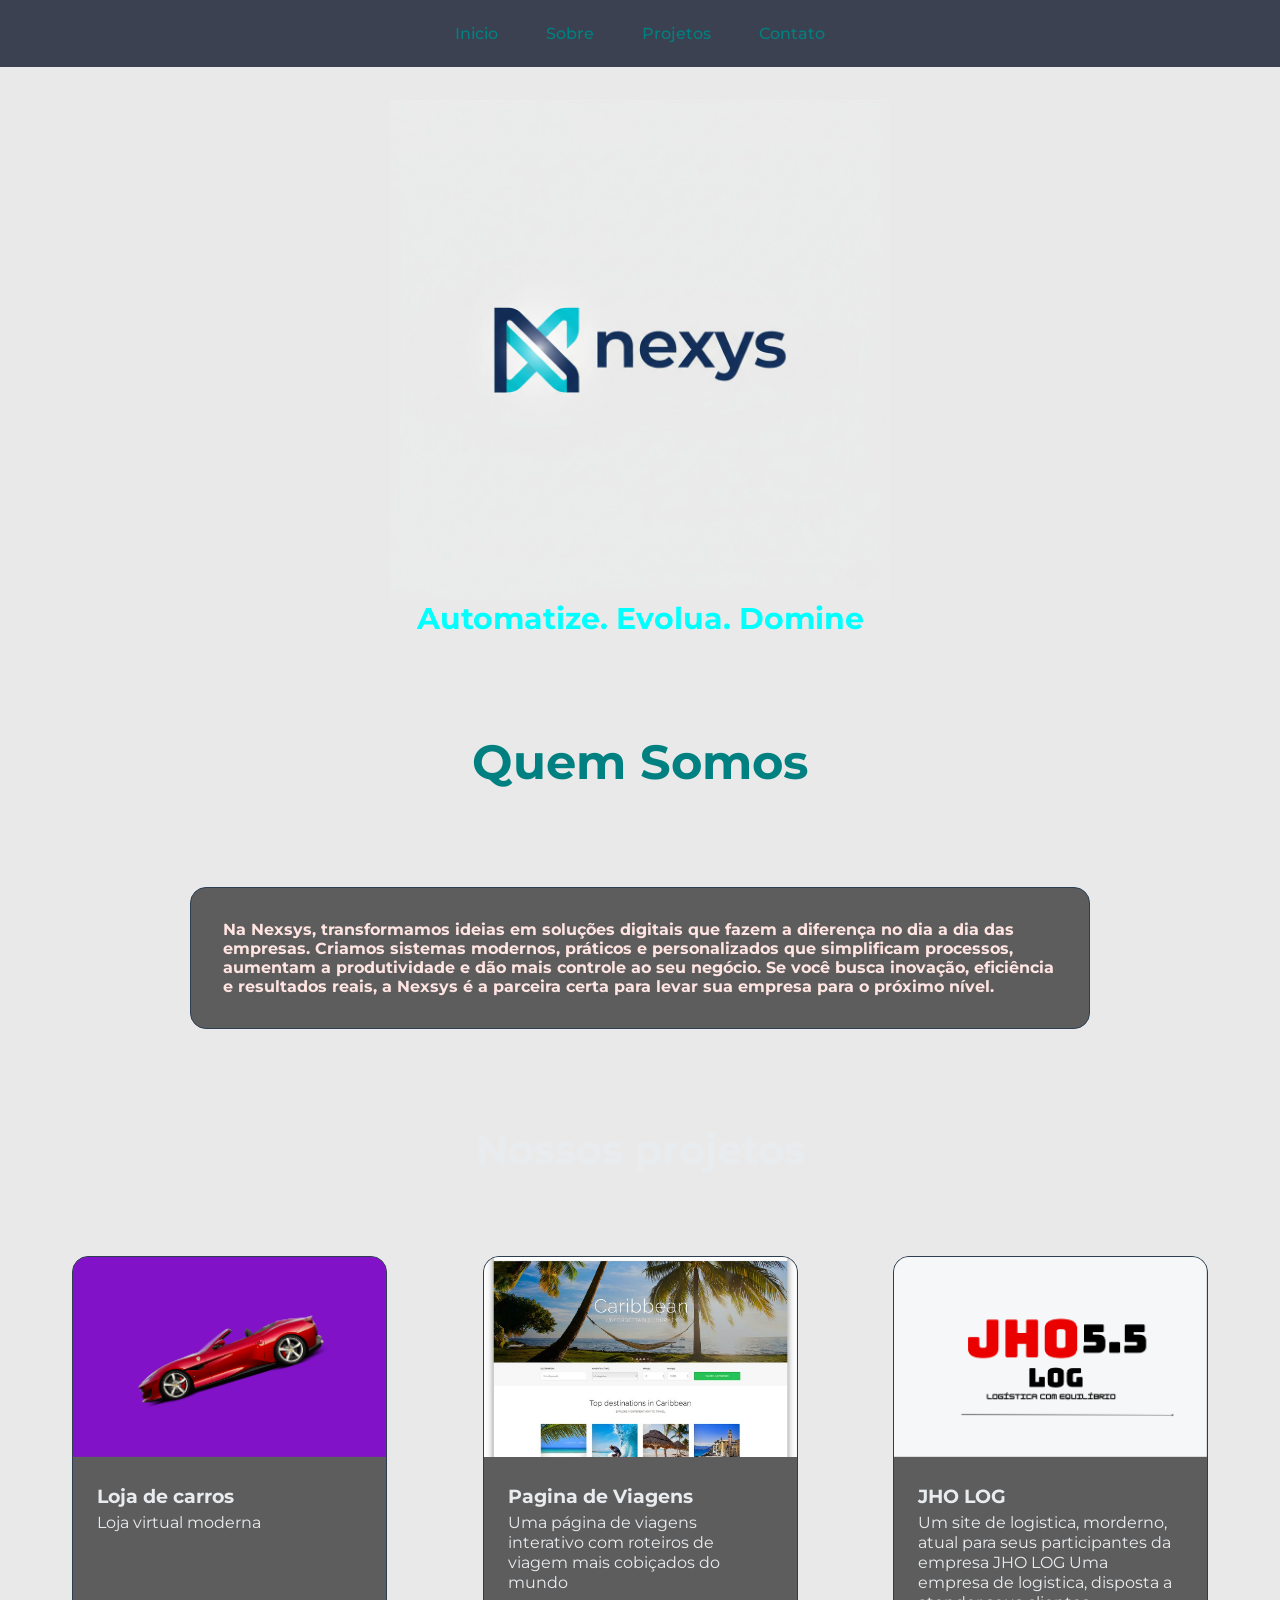
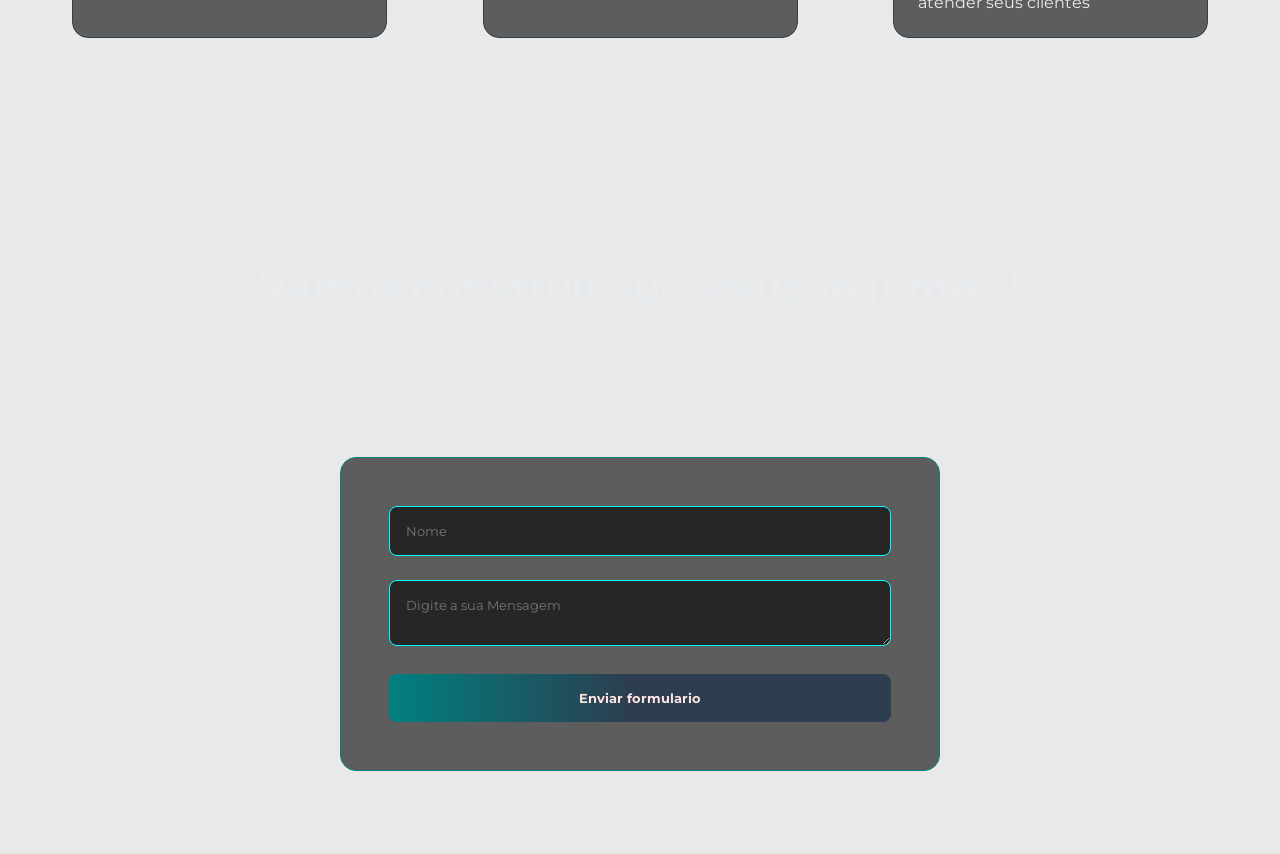
<file: nexsys/index.html>
<!DOCTYPE html>
<html lang="pt-br">

<head>
    <meta charset="UTF-8">
    <meta name="viewport" content="width=device-width, initial-scale=1.0">
    <link rel="preconnect" href="https://fonts.googleapis.com">
<link rel="preconnect" href="https://fonts.gstatic.com" crossorigin>
<link href="https://fonts.googleapis.com/css2?family=Montserrat:ital,wght@0,100..900;1,100..900&family=Poppins:ital,wght@0,100;0,200;0,300;0,400;0,500;0,600;0,700;0,800;0,900;1,100;1,200;1,300;1,400;1,500;1,600;1,700;1,800;1,900&display=swap" rel="stylesheet">
    <link rel="stylesheet" href="nexsys.css">
        <link rel="shortcut icon" href="imagens/icone.png">
    <title>Nexsys</title>
</head>

<body>
    <nav class="navegacao">
        <ul class="menu"> <!--aonde ficara o cabeçalho-->
            <li>
                <a href="#inicio " class="menu-link">Inicio </a>
            </li> <!-- -->

            <li>
                <a href="#sobre" class="menu-link">Sobre </a>
            </li>

            <li>
                <a href="#projetos" class="menu-link">Projetos </a>
            </li>

            <li>
                <a href="#contato" class="menu-link">Contato</a>
            </li>
        </ul>


    </nav>
    <main id="inicio" class="cabeçalho"> <!--aonde ficara a parte principal do texto -->
        <img src="imagens/Logo geral.jpg" alt="foto da logo da nexsys"
            class="foto-logo">

        <p class="frase-inicio">Automatize. Evolua. Domine </p>

    </main>
    <section id="sobre" class="sobre"> <!-- parte do sobre min do texto -->
        <h2 class="sobre-titulo">Quem Somos </h2>
        <div class="caixa-sobre-min">
            <p class="sobre-paragrafo">
                Na Nexsys, transformamos ideias em soluções digitais que fazem a diferença no dia a dia das empresas.
                Criamos sistemas modernos, práticos e personalizados que simplificam processos, aumentam a produtividade
                e dão mais controle ao seu negócio. Se você busca inovação, eficiência e resultados reais, a Nexsys é a
                parceira certa para levar sua empresa para o próximo nível.
            </p>
        </div>
    </section>
    <section id="projetos" class="projetos"> <!-- pagina aonde ficara os projetos -->
        <h2 class="projeto-titulo">Nossos projetos </h2>
        <div class="projetos-caixa">
            <div class="projeto-card">
                <img src="imagens/projeto1.png" alt="projetos-imagens" class="projetos-imagens">

                <div class="caixa-texto-projeto">
                    <h3 class="info-projetos">Loja de carros </h3>
                    <p class="paragrafo-projetos">Loja virtual moderna </p>
                </div>

            </div>

            <div class="projeto-card">
                <img src="imagens/travel-time-travel-agency-wordpress-theme-1024x834.jpg" alt="projetos-imagens" class="projetos-imagens">

                <div class="caixa-texto-projeto">
                    <h3 class="info-projetos">Pagina de Viagens </h3>
                    <p class="paragrafo-projetos">Uma página de viagens interativo com roteiros de viagem mais cobiçados
                        do
                        mundo </p>
                </div>
            </div>

            <div class="projeto-card">
                <img src="imagens/Design sem nome.png" alt="projetos-imagens" class="projetos-imagens">

                <div class="caixa-texto-projeto">
                    <h3 class="info-projetos"> JHO LOG  </h3>
                    <p class="paragrafo-projetos"> Um site de logistica, morderno, atual para seus participantes da empresa JHO LOG Uma empresa de 
                        logistica, disposta a atender seus clientes 
                    </p>
                </div>
            </div>
        </div>

    </section>

    <section id="contato" class="contato">
        <h2 class="contatos-titulo"> Vamos construir sua solução juntos ! </h2>
    </section>

    <form class="formulario-contato" id="formulario" onsubmit="enviarWhats(event)">
        <div class="grupo-form">
            <input placeholder="Nome" class="campo-form" id="nome">
        </div>

        <div class="grupo-form">
            <textarea class="campo-form" placeholder="Digite a sua Mensagem" id="mensagem"></textarea>
        </div>
        <button type="submit" class="botao-form">Enviar formulario </button>
    </form>
    </div>
    <script>
        function enviarWhats(event) {
           event.preventDefault()

            const nome = document.getElementById('nome').value;
            const mensagem = document.getElementById('mensagem').value;
            const telefone = '5591982991931'

            const texto = `Olá ! Me chamo ${nome}, ${mensagem}`
            const msgFormatada = encodeURIComponent(texto) 
            const url = `https://wa.me/${telefone}?text=${msgFormatada}`

            console. log(url)
            window.open(url, '_blank')
        }



    </script>
    <h1 class="frase-final"> O mercado não para, e você vai parar de se atualizar ?   </h1>
</body>

</html>
</file>
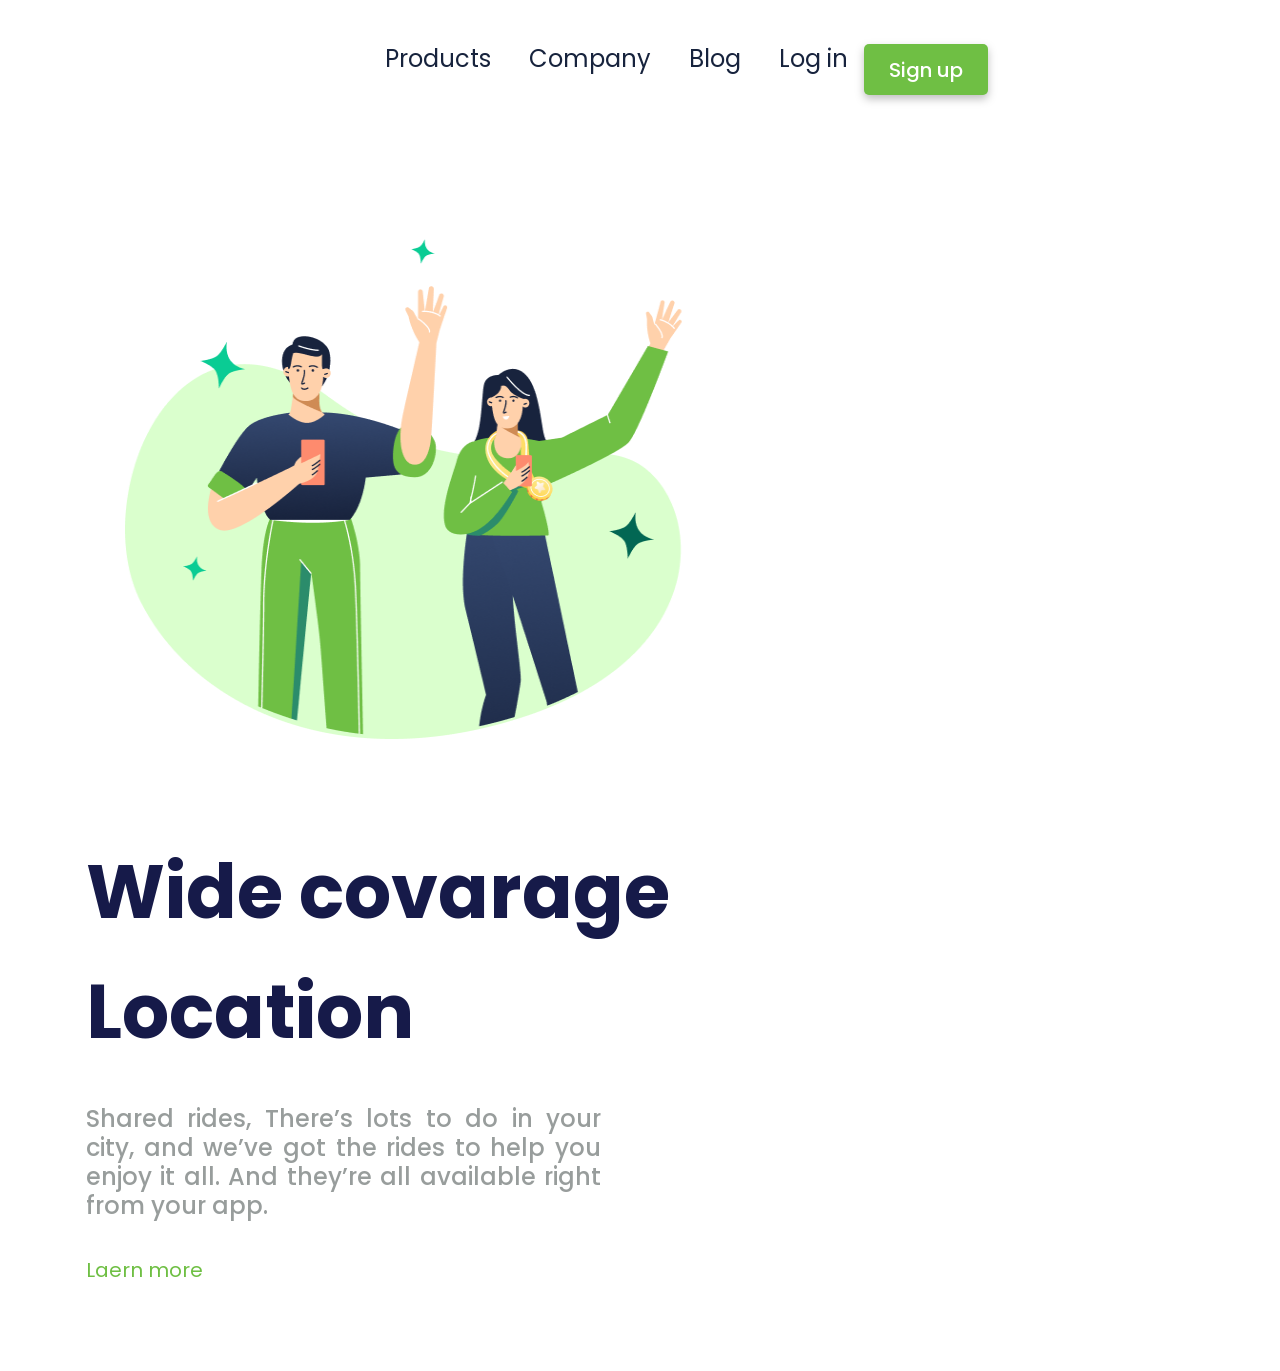
<file: NEXSYS EMPRESA/Projetos/2-projeto.html>
<!DOCTYPE html>
<html lang="pt-br">

<head>
    <meta charset="UTF-8">
    <meta name="viewport" content="width=device-width, initial-scale=1.0">

    <link rel="preconnect" href="https://fonts.googleapis.com">

    <link rel="preconnect" href="https://fonts.gstatic.com" crossorigin>

    <link rel="preconnect" href="https://fonts.googleapis.com">
    <link rel="preconnect" href="https://fonts.gstatic.com" crossorigin>
    <link
        href="https://fonts.googleapis.com/css2?family=Montserrat:ital,wght@0,100..900;1,100..900&family=Poppins:ital,wght@0,100;0,200;0,300;0,400;0,500;0,600;0,700;0,800;0,900;1,100;1,200;1,300;1,400;1,500;1,600;1,700;1,800;1,900&display=swap"
        rel="stylesheet">
    <link rel="stylesheet" href="2-projeto.css">
    <title>Wide coverage</title>
</head>

<body>
    <header>
        <div class="menu">
            <a class="link-header"> Products </a>

            <a class="link-header"> Company </a>

            <a class="link-header"> Blog </a>

            <a class="link-header"> Log in </a>
        </div>
        <button>Sign up</button>

    </header>
    <main class="container">
        <div class="pai-image">
            <img class="logo-image" src="imagem/(Positive) Congratulation You get 40 point for your ride.png"
                alt="image-inicial">
        </div>

        <div class="textos">
            <h1>Wide covarage <br> Location </h1>

            <p> Shared rides, There’s lots to do in your city, and we’ve got the rides to help you enjoy it all. And
                they’re all available right from your app.</p>

            <a class="link-main"> Laern more </a>
        </div>


    </main>

</body>

</html>
</file>
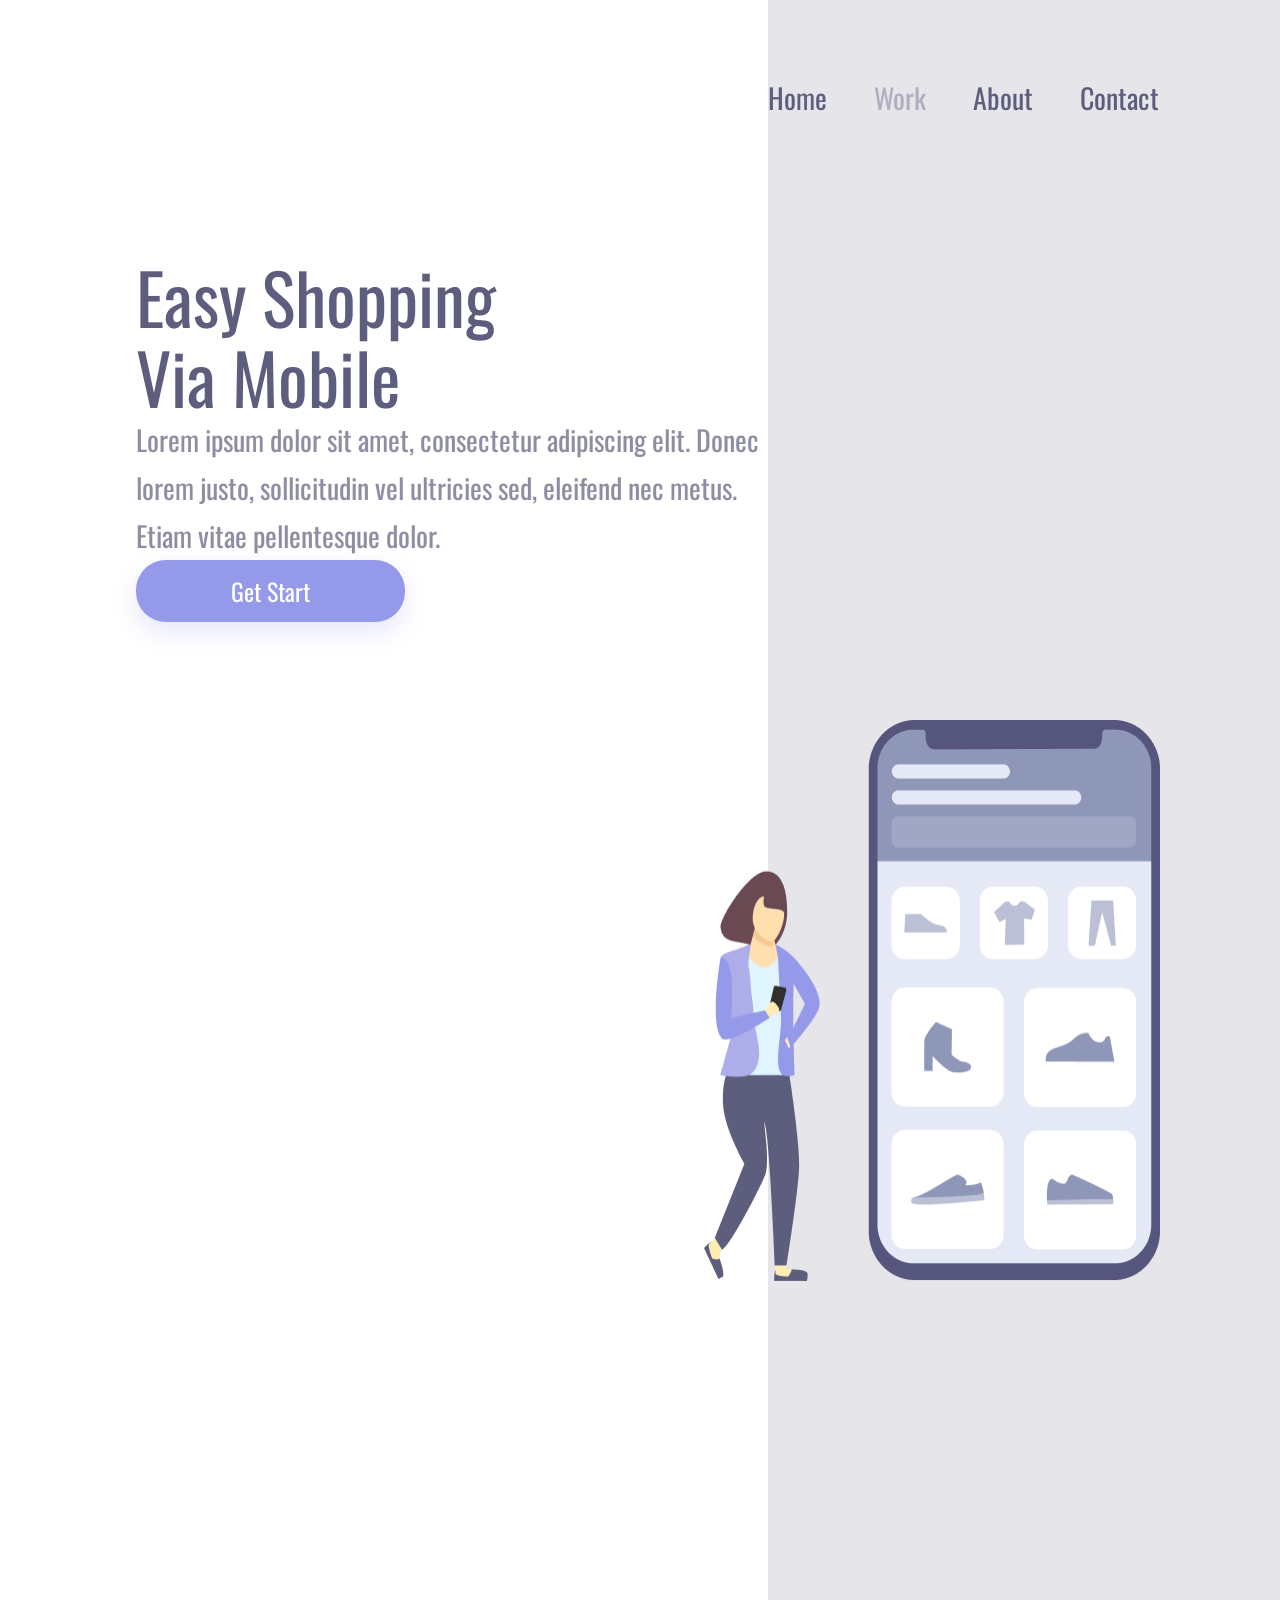
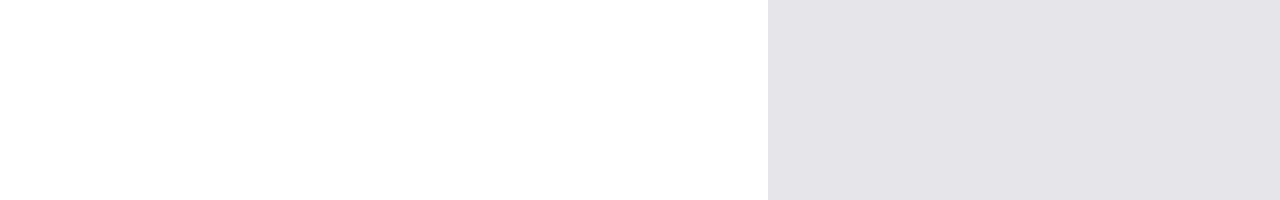
<file: NEXSYS EMPRESA/Projetos/Projeto 3.html>
<!DOCTYPE html>
<html lang="pt-br">

<head>
    <meta charset="UTF-8">
    <meta name="viewport" content="width=device-width, initial-scale=1.0">
    <link rel="stylesheet" href="Projeto 3 .css">
    <link rel="preconnect" href="https://fonts.googleapis.com">
    <link rel="preconnect" href="https://fonts.gstatic.com" crossorigin>
    <link
        href="https://fonts.googleapis.com/css2?family=Montserrat:ital,wght@0,100..900;1,100..900&family=Oswald:wght@200..700&family=Poppins:ital,wght@0,100;0,200;0,300;0,400;0,500;0,600;0,700;0,800;0,900;1,100;1,200;1,300;1,400;1,500;1,600;1,700;1,800;1,900&display=swap"
        rel="stylesheet">

    <title>Terceiro Projeto </title>
</head>

<body>

    <div class="container">
        <section class="container-left">
            <h2> Easy Shopping <br>Via Mobile</h2>
            <p>Lorem ipsum dolor sit amet, consectetur adipiscing
                elit. Donec lorem justo, sollicitudin vel ultricies sed,
                eleifend nec metus. Etiam vitae pellentesque dolor. </p>
                
                <button>Get Start</button>
        </section>
        

        
        <section class="container-right">
            <div class="botoes">
                <a class="botao">Home </a>
 
                <a class="botao">Work </a>

                <a class="botao">About </a>

                <a class="botao">Contact</a>
            </div>
            <div>
                <img src="imagem/Illustration-3-3.png" alt="">
            </div> <!-- Para cada item uma caixa -->
        </section>


    </div>
</body>

</html>
</file>
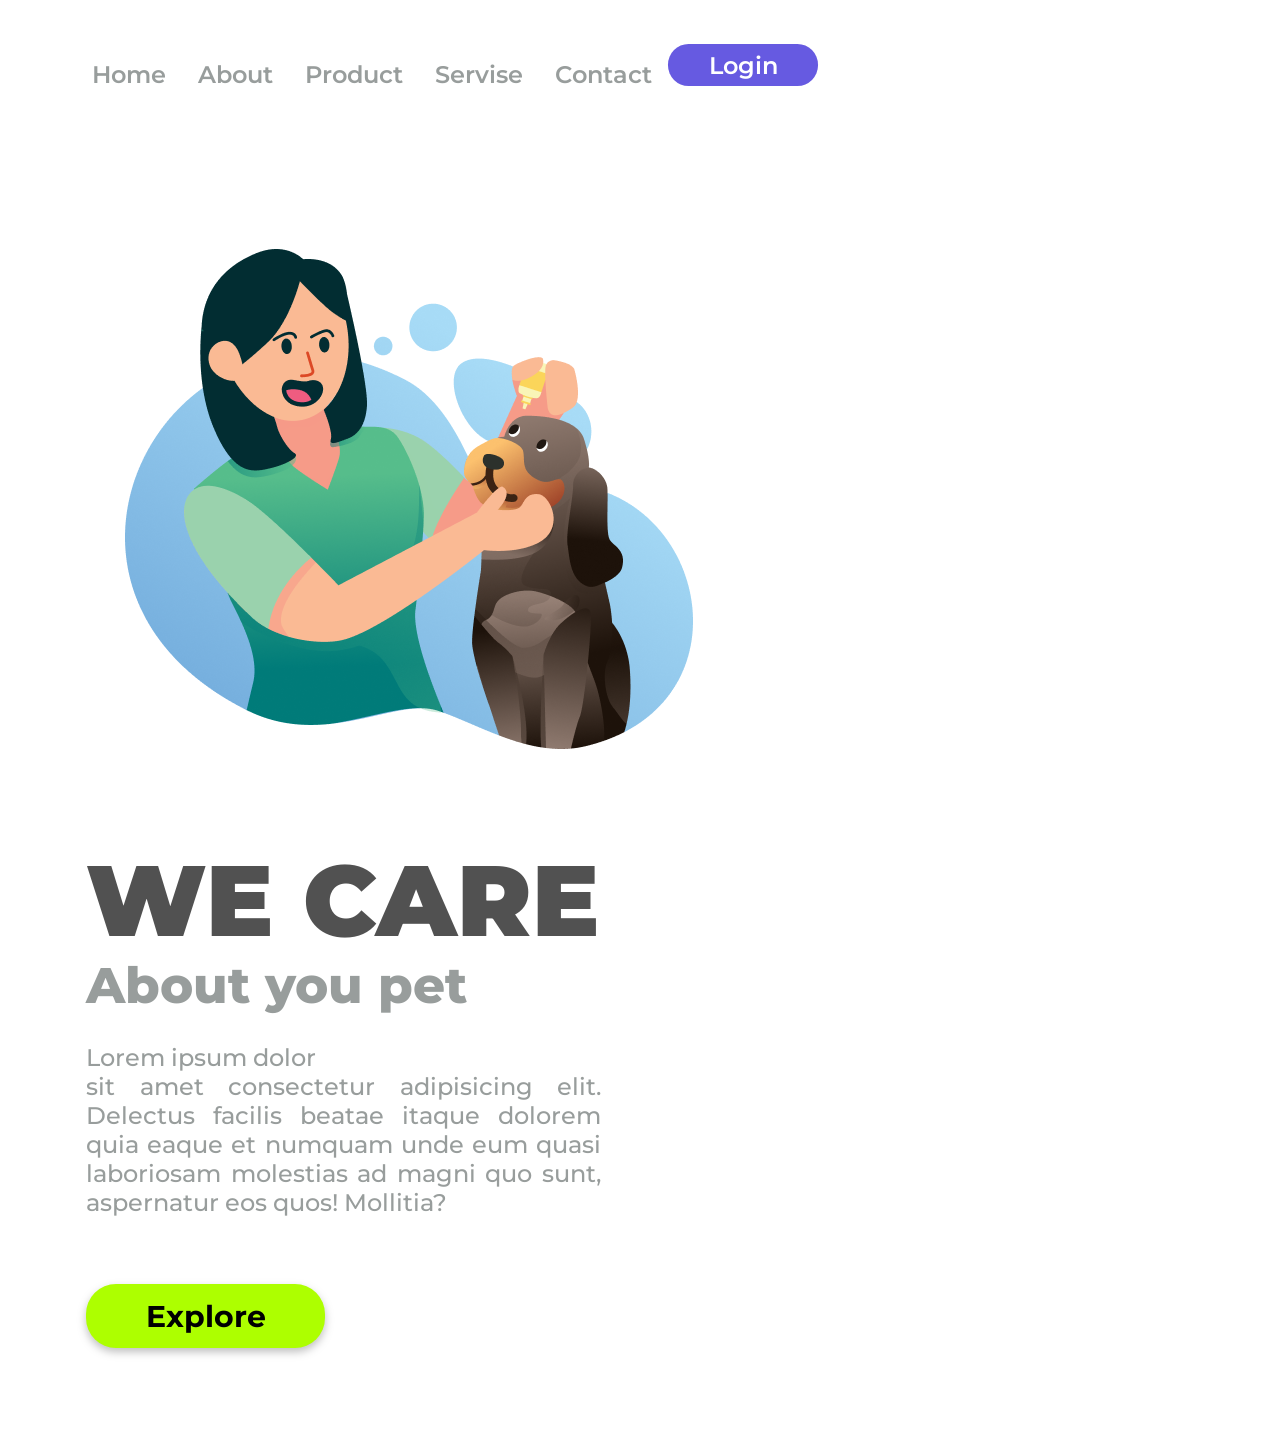
<file: nexsys/Projeto/1-projeto.html>
<!DOCTYPE html>
<html lang="pt-br">

<head>
    <meta charset="UTF-8">
    <meta name="viewport" content="width=device-width, initial-scale=1.0">
    <link rel="stylesheet" href="1-projeto.css">
    <title>We care </title>
    <link rel="preconnect" href="https://fonts.googleapis.com">
    <link rel="preconnect" href="https://fonts.gstatic.com" crossorigin>
    <link href="https://fonts.googleapis.com/css2?family=Montserrat:ital,wght@0,100..900;1,100..900&display=swap"
        rel="stylesheet">
</head>

<body>
    <header>
        <a class="link-header"> Home </a>
        <a class="link-header"> About</a>

        <a class="link-header"> Product </a>

        <a class="link-header"> Servise </a>

        <a class="link-header"> Contact </a>

        <button class="botao-login"> Login </button>


    </header>
    <main>
        <img src="./imagem/Illustration 2.png" alt="imagem-inicio" class="logo-image">
        <div class="textos">
            <h1>WE CARE </h1>

            <h2>About you pet </h2>

            <p>Lorem ipsum dolor <br> sit amet consectetur adipisicing elit. Delectus facilis beatae itaque dolorem quia
                eaque et numquam unde eum quasi laboriosam molestias ad magni quo sunt, aspernatur eos quos! Mollitia?
            </p>
 
            <button class="botao-2">Explore </button>
        </div>
    </main>
</body>

</html>
</file>
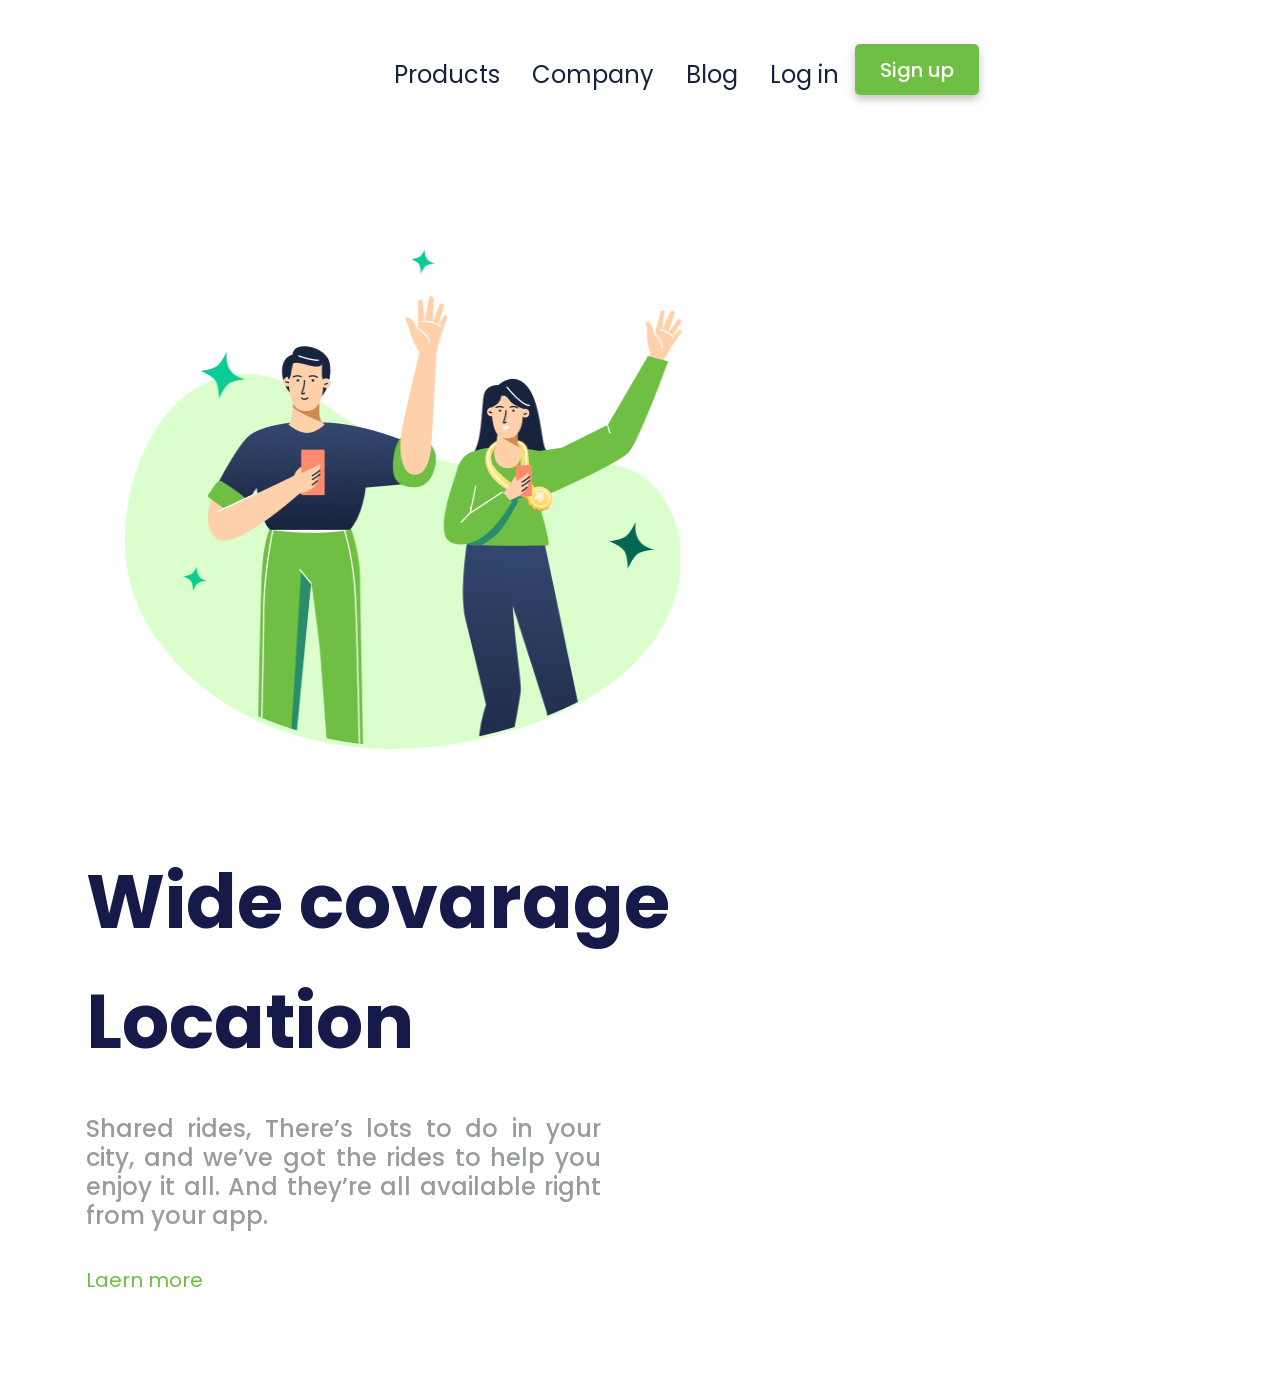
<file: nexsys/Projeto/2-projeto.html>
<!DOCTYPE html>
<html lang="pt-br">

<head>
    <meta charset="UTF-8">
    <meta name="viewport" content="width=device-width, initial-scale=1.0">

    <link rel="preconnect" href="https://fonts.googleapis.com">

    <link rel="preconnect" href="https://fonts.gstatic.com" crossorigin>

    <link rel="preconnect" href="https://fonts.googleapis.com">
    <link rel="preconnect" href="https://fonts.gstatic.com" crossorigin>
    <link
        href="https://fonts.googleapis.com/css2?family=Montserrat:ital,wght@0,100..900;1,100..900&family=Poppins:ital,wght@0,100;0,200;0,300;0,400;0,500;0,600;0,700;0,800;0,900;1,100;1,200;1,300;1,400;1,500;1,600;1,700;1,800;1,900&display=swap"
        rel="stylesheet">
    <link rel="stylesheet" href="2-projeto.css">
    <title>Wide coverage</title>
</head>

<body>
    <header>
        <a class="link-header"> Products </a>

        <a class="link-header"> Company </a>

        <a class="link-header"> Blog </a>

        <a class="link-header"> Log in </a>

        <button>Sign up</button>

    </header>
    <main>
        <img class="logo-image" src="imagem/(Positive) Congratulation You get 40 point for your ride.png"
            alt="image-inicial">
        <div class="textos">
            <h1>Wide covarage <br> Location </h1>

            <p> Shared rides, There’s lots to do in your city, and we’ve got the rides to help you enjoy it all. And
                they’re all available right from your app.</p>

            <a class="link-main"> Laern more </a>
        </div>
    </main>

</body>

</html>
</file>
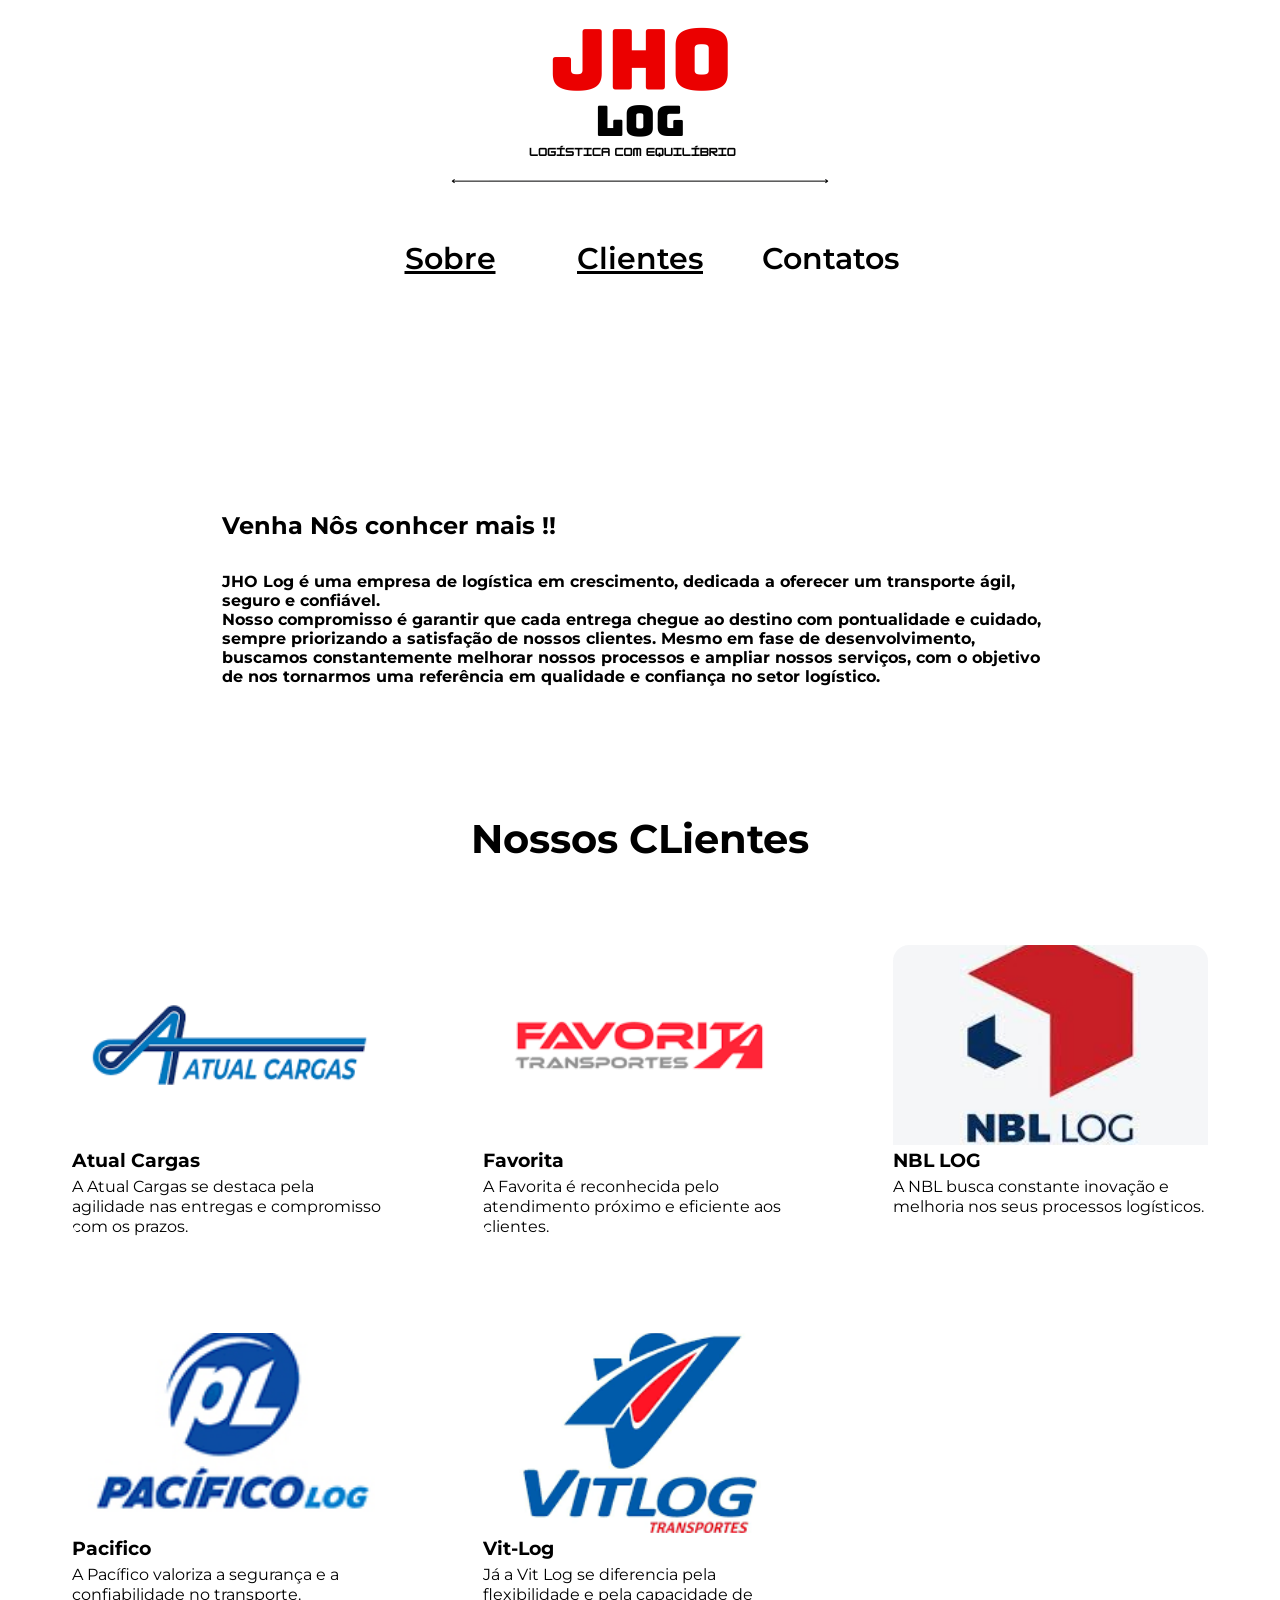
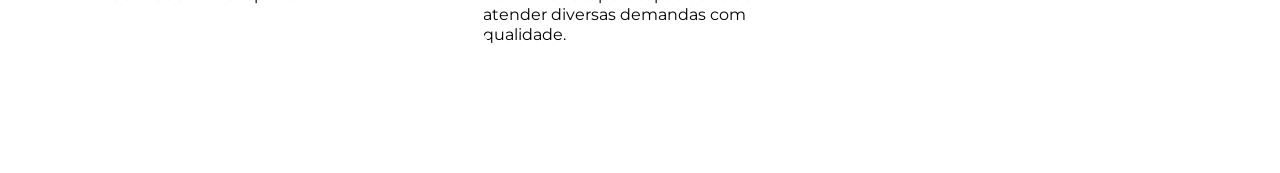
<file: nexsys/Projeto/SITE JHO LOG/JHO LOG.html>
<!DOCTYPE html>
<html lang="en">

<head>
    <meta charset="UTF-8">
    <meta name="viewport" content="width=device-width, initial-scale=1.0">
    <link rel="preconnect" href="https://fonts.googleapis.com">
    <link rel="preconnect" href="https://fonts.gstatic.com" crossorigin>
    <link
        href="https://fonts.googleapis.com/css2?family=Montserrat:ital,wght@0,100..900;1,100..900&family=Poppins:ital,wght@0,100;0,200;0,300;0,400;0,500;0,600;0,700;0,800;0,900;1,100;1,200;1,300;1,400;1,500;1,600;1,700;1,800;1,900&display=swap"
        rel="stylesheet">
    <link rel="stylesheet" href="JHO LOG.css">
    <title>JHO LOG </title>
</head>



<body>
    <header class="imagem-topo">
        <img src="Imagem do porjeto/Design sem nome (1).png" alt="">


    </header>

    <nav class="navegacao">





        <a href="#sobre" class="menu-link"> Sobre </a>



        <a href="#clientes" class="menu-link"> Clientes </a>



        <a class="menu-link"> Contatos </a>






    </nav>
    <main id="sobre" class="cabeçalho"> <!--aonde ficara a parte principal do texto -->

        <h2>Venha Nôs conhcer mais !! </h2>

        <p class="sobre"> <strong> JHO Log </strong> é uma empresa de logística em crescimento, dedicada a oferecer um
            transporte ágil, seguro e confiável. <br> Nosso compromisso é garantir que cada entrega chegue ao destino
            com pontualidade e cuidado, sempre priorizando a satisfação de nossos clientes. Mesmo em fase de
            desenvolvimento, buscamos constantemente melhorar nossos processos e ampliar nossos serviços, com o objetivo
            de nos tornarmos uma referência em qualidade e confiança no setor logístico.</p>
    </main>
    
    <section id="clientes" class="projetos"> <!-- pagina aonde ficara os projetos -->
        <h2 class="projeto-titulo">Nossos CLientes  </h2>
        <div class="projetos-caixa">
            <div class="projeto-card">
                <img src="Imagem do porjeto/atual - Copia.png" alt="projetos-imagens" class="projetos-imagens">

                <div class="caixa-texto-projeto">
                    <h3 class="info-projetos">Atual Cargas  </h3>
                    <p class="paragrafo-projetos">A Atual Cargas se destaca pela agilidade nas entregas e compromisso com os prazos. </p>
                </div>

            </div>

            <div class="projeto-card">
                <img src="Imagem do porjeto/favorita - Copia.png" alt="projetos-imagens" class="projetos-imagens">

                <div class="caixa-texto-projeto">
                    <h3 class="info-projetos">Favorita </h3>
                    <p class="paragrafo-projetos">A Favorita é reconhecida pelo atendimento próximo e eficiente aos clientes. </p>
                </div>
            </div>

            <div class="projeto-card">
                <img src="Imagem do porjeto/nbl - Copia.jpeg" alt="projetos-imagens" class="projetos-imagens">

                <div class="caixa-texto-projeto">
                    <h3 class="info-projetos"> NBL LOG   </h3>
                    <p class="paragrafo-projetos"> A NBL busca constante inovação e melhoria nos seus processos logísticos.
                    </p>
                </div>
            </div>

<div class="projeto-card">
                <img src="Imagem do porjeto/paficico.png" alt="projetos-imagens" class="projetos-imagens">

                <div class="caixa-texto-projeto">
                    <h3 class="info-projetos"> Pacifico   </h3>
                    <p class="paragrafo-projetos">A Pacífico valoriza a segurança e a confiabilidade no transporte.
                    </p>
                </div>
            </div>


            <div class="projeto-card">
                <img src="Imagem do porjeto/vitlog.png" alt="projetos-imagens" class="projetos-imagens">

                <div class="caixa-texto-projeto">
                    <h3 class="info-projetos"> Vit-Log   </h3>
                    <p class="paragrafo-projetos">Já a Vit Log se diferencia pela flexibilidade e pela capacidade de atender diversas demandas com qualidade.
                    </p>
                </div>
            </div>


        </div>

    </section>
<footer>
  




</footer>



   

</body>

</html>
</file>
<file: nexsys/nexsys.css>
* {
    margin: 0;
    padding: 0;
    box-sizing: border-box;
    font-family: 'Montserrat', Tahoma, Geneva, Verdana, sans-serif;
   opacity: 0; /* escondido inicialmente */
      transform: translateY(20px); /* deslocado para baixo */
      animation: fadeInUp 0.6s ease-out forwards; /* animação para pegar a posição final */
      animation-delay: var(--delay, 0s); /* atraso para criar sequência */
       will-change: transform, opacity;
}
    @keyframes fadeInUp {
      to {
        opacity: 1;
        transform: translateY(0);
      }
    }

@media (prefers-reduced-motion: reduce) {
      .entry {
        animation: none;
        opacity: 1;
        transform: none;
      }
    }


html {
    scroll-behavior: smooth; 
}

:root {
    /*a guarda as cores que você quer usar */
    --primary-color: #00FFFF;
    --secondary-color: #2C3E50;
    --accent-color: #008080;
    --text-color: #2C3E50;
    --white-color: #FFFFFF;
    --border-color: #E9ECEF;
    --form-text: #FFE4E1;
}



body {
    background: #008080;
   background: #E9E9E9;
    color: var(--border-color);
}

.navegacao {
    position: fixed;
    top: 0;
    background: rgba(15, 23, 42, 0.8);
    width: 100%;
    z-index: 100;
    padding: 1.5rem;
}

.menu {
    /* personalização do menu da caixa inicial */
    display: flex;
    list-style: none;
    /* o subliinhado que fica enbaixo do link */
    gap: 3rem;
    justify-content: center;
}

.menu-link {
    /* são os botões e ordenação aonde eles vão ficar */
    text-decoration: none;
    color: var(--accent-color);
    font-weight: 500;
    position: relative;
    padding: 0.5rem 0;
}

/* after -> depois / before -> antes */

.menu-link::after {
    /* depois de todos os itens da classe menu */
    content: '';
    height: 2px;
    width: 0;
    position: absolute;
    bottom: 0;
    left: 0;
    background: linear-gradient(90deg, var(--accent-color), var(--primary-color));
    transition: width 0.5s ease;
    /* a transição de quanto ela iria demorar para fazer */

}

.menu-link:hover::after {
    /* o hover seve para quando o ouse passar na tela */
    width: 100%;
}

.cabeçalho {
    min-height: 10vh;
    display: flex;
    justify-content: center;
    align-items: center;
    flex-direction: column; /* alinha os itens na vertical */


}

.foto-logo {
    width: 500px;
    height: 500px;
    font-weight: bold;
    margin-top: 100px;

}

.frase-inicio {
    font-weight: bold;
    color: var(--primary-color);
    font-size: 30px;

}

.sobre-titulo {
    /* Quem somos */
    font-size: 3rem;
    color: var(--accent-color);
    font-weight: bold;
    padding: 6rem 2rem;
    display: flex;
    justify-content: center;

}

.caixa-sobre-min {
    /* sobre nos */
    padding: 2rem;
    max-width: 900px;/*  largura máxima da caixa */
    /* esticar o texto da sua forma */
    margin: 0 auto;
    border-radius: 16px;
    border: 1px solid var(--secondary-color);
    font-size: 1rem;
    color: var(--form-text);
    font-weight: bold;
    background: rgba(15, 23, 42, 0.8);
    backdrop-filter: blur(10px);
    background: rgba(0, 0, 0, 0.6);
    cursor: pointer;

     
     

}

.caixa-sobre-min:hover {
    box-shadow: 0 10px 20px rgb(2, 43, 43);
    transform: translateY(-10px) scale(1.05); /* aumenta o tamanho do card */
    transition: all  0.5s  ease;
    cursor: pointer; 
}
.caixa-sobre-min:not(:hover) {
   
      transition: transform 0.5s ease-in; /* mais lento ao voltar */
 transition:  0.4s ease; /* suavidade no hover */
    }

.projetos {
    padding: 6rem 2rem;

}

.projeto-card {
    background: rgba(0, 0, 0, 0.6);
    border-radius: 16px;
    backdrop-filter: blur(5px);
    border: 1px solid var(--secondary-color);
    margin: 2rem;
    overflow: hidden;
}

.projeto-titulo {
    text-align: center;
    font-size: 2.5rem;
    margin-bottom: 50px;

}

.projeto-card:hover {
    box-shadow: 0 10px 20px rgba(0, 128, 128, 1);
    transform: translateY(-10px) scale(1.05); /* aumenta o tamanho do card */
    transition: all  0.5s  ease;
    cursor: pointer; 
}

.projeto-card:not(:hover) {
   
      transition: transform 0.5s ease-in; /* mais lento ao voltar */
 transition:  0.4s ease; /* suavidade no hover */
    }


.projetos-caixa {
    display: grid;
    grid-template-columns: repeat(auto-fit, minmax(300px, 1fr));
    gap: 2rem;
    max-width: 1200px;
    margin: 0 auto;
}

.projetos-imagens {
    height: 200px; /* altura da imagem */
    width: 100%;  /* largura da imagem */
    object-fit: cover; 
}

.info-projetos {
margin-bottom: 5px;
}

.paragrafo-projetos {
    color: #E9ECEF;
    line-height: 1.25rem;
}
.caixa-texto-projeto{
    padding: 1.5rem;
}



.contato{
padding: 6rem 2rem ;
}

.contatos-titulo{
  text-align: center;
    font-size: 2.5rem;
    margin-bottom: 50px;
}

.formulario-contato{
 max-width: 600px ;
 margin:  0 auto;
  background: rgba(0, 0, 0, 0.6);
    border-radius: 16px;
    backdrop-filter: blur(5px);
    padding: 3rem;
    border: 1px solid var(--accent-color);
    border-radius: 16px;

}
.campo-form{
 width: 100% ;
 padding: 1rem;
 background: rgba(0, 0, 0, 0.6);
 border-radius: 8px;
 color: var(--border-color);
 border:1px solid var(--primary-color);
 
 
}
.campo-form:focus{
    border-color: var(--primary-color);
    box-shadow: 0 0 10px rgba(15, 23, 42, 0.8);
}
.grupo-form{
 margin-bottom: 1.5rem;

}
.botao-form{
    color: var(--form-text);
    background: #008080;
    background: linear-gradient(90deg, rgba(0, 128, 128, 1) 0%, rgba(44, 62, 80, 1) 48%);
    padding:  1rem 2rem ;
    border: none;
    border-radius: 8px;
    cursor: pointer;
    font-weight: bold;
    width: 100%;
    transition: all 0.5s ease;
}
.botao-form:hover{
    transform: translateY(-4px);
    box-shadow: 0 5px 15px  rgba(15, 23, 42, 0.8);
}

.frase-final{
    text-align: center; /* a centralização do tezto */ 

    padding: 2rem; /* ele é o espaçamento que fica em volta do texto */

    font-size: 1rem; /* o tamanho da fonte do texto */ 

    color: var(--border-color); /* a cor do texto */ 

    font-weight: bold; /* o peso que a fonte tem sobre o texto */
}
</file>
<file: NEXSYS EMPRESA/Projetos/2-projeto.css>
* {
    margin: 0;
    padding: 0;
    box-sizing: border-box;
    font-family: 'Poppins', sans-serif;
}

header {
    margin: 44px 0px 144px 76px;
    display: flex;
    justify-content: center ;
}

.link-header {
    font-weight: 400;
    font-size: 24px;
    line-height: 29px;
    color: #989D9C;
    padding: 1rem;
    cursor: pointer;
    color: #17233D;

}

button {
    cursor: pointer;
    border: none;
     background: #6FBF44 ;
     width: 124px;
     height: 51px;
     color: #ffffff;
     font-weight: 500;
     font-size: 20px;
     border-radius: 5px;
        filter: drop-shadow(0px 4px 4px rgba(0, 0, 0, 0.25));

}

.logo-image {
    width: 568px;
    height: 500px;
    margin-left: 125px;
    display: inline-block;

}
div {
    display: inline-block;
}
h1{
font-size: 75px;
font-weight: 700;
color: #161A49 ;
line-height: 120px;
margin-bottom: 32px;
}

p {
    font-weight: 500;
    font-size: 24px;
    line-height: 29px;
    color: #989D9C;
    width: 515px;
    margin-top: 32px;
    margin-bottom: 35px;
    text-align: justify;
}


.link-main{
font-weight: 400;
color: #6FBF44;
margin-top: 32px;
font-size: 20px;
cursor: pointer;
text-decoration: none;
}
.link-main:hover{
    text-decoration: underline;
     transition: 0.5s;
    transform: scale(1.1);
}

.textos {
    padding: 86px;
}

@media screen and (max-width: 700px){
 .menu{
    display: none;
}

header {
    position: fixed;
    right: 81px;

}
.container{
    display: flex;
    flex-direction: column-reverse;
}
.logo-image{
    width: 312px;
    height: 288px;
  margin-left: 90px;
        margin-top: 79px;

}
.textos{
    padding: 0;
    margin: auto;
    margin-top: 50%;
     justify-content: center;  /* centraliza horizontal */
    align-items: center;
    text-align: center;
}

h1{
    font-size: 49px;
    text-align: center;
    line-height: 62px
}
p{
    line-height: 43px;
    text-align: center;
    font-size: 18px;
}

}
</file>
<file: NEXSYS EMPRESA/Projetos/Projeto 3 .css>
*{
    margin: 0;
    padding: 0;
    box-sizing: border-box;
    font-family: 'Oswald', sans-serif ;
     font-weight: 400;
}
.container{
    height: 100vh;
    width: 100vw;   

}

.container-left{
display: inline-block;
width: 60%;
padding-left: 136px ;
margin-top: 20%;
}


.container-right{
   display: inline-block;
   background-color: rgb(93, 93, 125, 0.16);
   height: 200vh; /* altura total da viewport */
   width: 40%;
    position: absolute;
}

img{
    position: absolute;
    top: 40%;
    right: 120px;
width: 456px;
height: 561px;

}

h2{
   
    font-size: 70px;
    line-height: 80px   ;
    color: #5D5D7D;
   
}

p{
     
    font-size: 28px;
    line-height: 48px   ;
    color: #5D5D7D;
    opacity: 0.7;
    margin:  15px,0 ;
   
   
}
button{
    width: 269px;
    height: 62px ;
    background: #9499EA;
    box-shadow: 0px 10px 24px rgba(148, 153, 234, 0.24);

font-size: 24px ;
line-height: 36px;
text-align: center;
color: #FFFFFF;
border-radius: 30px;
border: none;

}

button:hover{
    cursor: pointer;
    opacity: 0.8;
}

button:active{
    transform: scale(0.98);
    opacity: .05;
}

a{
    font-size: 28px;
    line-height: 41px ;
    color: #5D5D7D;
    margin-right: 41px;
    
}


a:nth-child(2){
    opacity: 0.4;

}
a:hover{
    cursor: pointer;
    opacity: 0.8;
}
a:active{
    transform: scale(0.98);
    opacity: .05;
}
header{
    margin: 24px 0 0 57px ;
}


.botoes{
    margin-top: 15%;
}

@media screen and (max-width: 900px ) {
    
.container-left{
width: 100%;
height: 50%;
padding: 0;
margin: 0;

}
.container-right{
    display:block ;
width: 100%;
position: static;
height: 100vh; 
}

img {
position: static;
width: 271px;
height: 322px;
margin: 54px;
}

.botoes {
display: none;
margin-top: 10px;
}

h2{
    font-size: 36px;
    line-height: 52px ;
    width: auto;
    margin: 58px 50px 0 50px ; 
    text-align: center;
}
p{
    margin: 15px 40px;
    width: auto;
    text-align: center;
    font-size: 14px ;
    line-height: 24px ;
    
}
button{
    display: block;
    margin: 0 auto  ;
}






}
</file>
<file: nexsys/Projeto/1-projeto.css>
* {
    font-family: 'Montserrat', sans-serif;
    margin: 0;
    padding: 0;
    box-sizing: border-box;

}

header {
    margin: 44px 0px 144px 76px;
    display: flex;


}

.link-header {

    font-weight: 600;
    font-size: 24px;
    line-height: 29px;
    color: #989D9C;
    padding: 1rem;
    cursor: pointer;
    


}
@media screen and (max-width: 600px) and (orientation: landscape) and (orientation: portrait) {
    /* esse media serve para a responsividade para que quando bataer com mais ou pra menos de 600 px ele mude de forma ou de formatação 
    assim colocando e modificando o texto */
/* essas orientações servem para quando vc for aplicar em diferentes formatações do seu computador assim deixando o site mais confortavel */

}

.botao-login {
    background: #665AE1;
    border-radius: 20.5px;
    width: 150px;
    height: 42px;
    border: none;
    color: white;
    font-weight: 600;
    font-size: 24px;
    line-height: 29px;
    cursor: pointer;
}


.logo-image {
    width: 568px;
    height: 500px;
    margin-left: 125px;
    display: inline-block;

}

div {
    display: inline-block;
}

h1 {
    font-weight: 900;
    font-size: 100px;
    line-height: 122px; 
    color: #515151;
}


h2 {
    font-weight: 800;
    font-size: 50px;
    line-height: 50px;
    color: #989D9C;
}

p {
    font-weight: 500;
    font-size: 24px;
    line-height: 29px;
    color: #989D9C;
    width: 515px;
    margin-top: 32px;
    margin-bottom: 35px;
    text-align: justify;
}

.textos {
    padding: 86px;
}

.botao-2 {
    background: #ADFF00;
    border-radius: 30px;
    width: 239px;
    height: 64px;
    border: none;
    font-size: 30px;
    font-weight: 700;
    margin-top: 32px;
    cursor: pointer;
    filter: drop-shadow(0px 4px 4px rgba(0, 0, 0, 0.25));
}

.botao-2:hover {
    background-color: #89c900;
    transition: 0.5s;
    transform: scale(1.1);


}
</file>
<file: nexsys/Projeto/2-projeto.css>
* {
    margin: 0;
    padding: 0;
    box-sizing: border-box;
    font-family: 'Poppins', sans-serif;
}

header {
    margin: 44px 0px 144px 76px;
    display: flex;
    justify-content: center ;
}

.link-header {
    font-weight: 400;
    font-size: 24px;
    line-height: 29px;
    color: #989D9C;
    padding: 1rem;
    cursor: pointer;
    color: #17233D;

}

button {
    cursor: pointer;
    border: none;
     background: #6FBF44 ;
     width: 124px;
     height: 51px;
     color: #ffffff;
     font-weight: 500;
     font-size: 20px;
     border-radius: 5px;
        filter: drop-shadow(0px 4px 4px rgba(0, 0, 0, 0.25));

}

.logo-image {
    width: 568px;
    height: 500px;
    margin-left: 125px;
    display: inline-block;

}
div {
    display: inline-block;
}
h1{
font-size: 75px;
font-weight: 700;
color: #161A49 ;
line-height: 120px;
margin-bottom: 32px;
}

p {
    font-weight: 500;
    font-size: 24px;
    line-height: 29px;
    color: #989D9C;
    width: 515px;
    margin-top: 32px;
    margin-bottom: 35px;
    text-align: justify;
}


.link-main{
font-weight: 400;
color: #6FBF44;
margin-top: 32px;
font-size: 20px;
cursor: pointer;
text-decoration: none;
}
.link-main:hover{
    text-decoration: underline;
     transition: 0.5s;
    transform: scale(1.1);
}

.textos {
    padding: 86px;
}
</file>
<file: nexsys/Projeto/SITE JHO LOG/JHO LOG.css>
* {
    font-family: 'Montserrat', sans-serif;
    margin: 0;
    padding: 0;
    box-sizing: border-box;
}

:root {
    --primary-color: #FF0000;
    --secundary-color: #000000;
    --background-color: #FFFFFF;
}

nav{
    margin-top: 30px;
display: flex;
justify-content: center;
margin-top: 32px;
   margin-bottom: 100px;

}
.imagem-topo{display: flex;
    justify-content: center;

}

.menu-link{
       
    border-radius: 10px;
    width: 150px;
    height: 35px;
    border: none;
    margin: 20px;
    color: var(--secundary-color);
    font-weight: 600;
    font-size: 30px;
    line-height: 29px;
    cursor: pointer;
    text-align: center;
    background-position: center -100%;
margin-bottom: 100px;
   
}
.menu-link:hover {

    background: var(--primary-color);
 transition: 0.5s;
    transform: scale(1.1);
    background-position: center -100%;
}


main{
    padding: 200px;
    
}
.cabeçalho{
   padding: 2rem;
    max-width: 900px;/*  largura máxima da caixa */
    /* esticar o texto da sua forma */
    margin: 0 auto;
    border-radius: 16px;
    border: 1px solid var(--secondary-color);
    font-size: 1rem;
    color: var(--form-text);
    font-weight: bold;
    backdrop-filter: blur(10px);
    cursor: pointer;
    margin-top: 100px;
}

.sobre{
     padding-top: 2rem;
   font-size: 1rem;
     max-width: 900px;/*  largura máxima da caixa */
    /* esticar o texto da sua forma */
    margin: 0 auto;
    border-radius: 16px;
    height: 60%;
}


.projetos {
    padding: 6rem 2rem;

}

.projeto-card {
    background: rgba(255, 255, 255, 0.952);
    border-radius: 16px;
    backdrop-filter: blur(7px);
    border: 1px solid var(--secondary-color);
    margin: 2rem;
    overflow: hidden;
    
}

.projeto-titulo {
    text-align: center;
    font-size: 2.5rem;
    margin-bottom: 50px;

}

.projeto-card:hover {
    box-shadow: 0 10px 20px rgb(151, 3, 3);
    transform: translateY(-10px) scale(1.05); /* aumenta o tamanho do card */
    transition: all  0.5s  ease;
    cursor: pointer; 
}

.projeto-card:not(:hover) {
   
      transition: transform 0.5s ease-in; /* mais lento ao voltar */
 transition:  0.4s ease; /* suavidade no hover */
    }


.projetos-caixa {
    display: grid;
    grid-template-columns: repeat(auto-fit, minmax(300px, 3fr));
    gap: 2rem;
    max-width: 1200px;
    margin: 0 auto;
}

.projetos-imagens {
    height: 200px; /* altura da imagem */
    width: 100%;  /* largura da imagem */
    object-fit: cover; 
}

.info-projetos {
margin-bottom: 5px;
}

.paragrafo-projetos {
    color: #000000;
    line-height: 1.25rem;
}
.projeto-texto{
    padding: 1.5rem;
}
</file>
